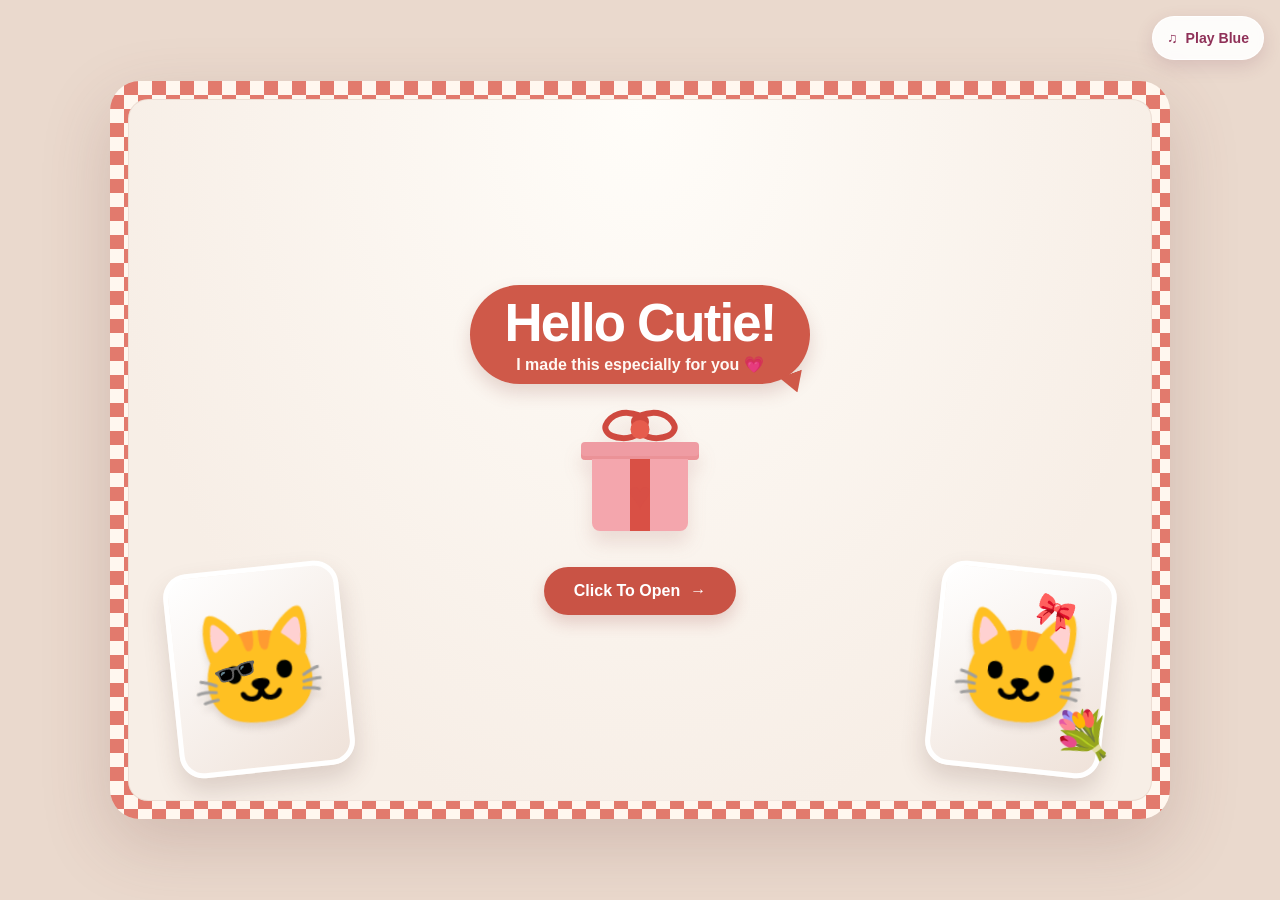
<file: index.html>
<!doctype html>
<html lang="en">
<head>
  <meta charset="utf-8">
  <meta name="viewport" content="width=device-width, initial-scale=1">
  <title>Hello Cutie! — A Birthday Story</title>
  <link rel="stylesheet" href="style.css">
</head>
<body class="welcome-page">
  <button class="music-toggle" type="button" aria-pressed="false" aria-label="Play Blue by yung kai">
    <span aria-hidden="true">♫</span><span class="music-label">Play Blue</span>
  </button>
  <p class="music-status" role="status" aria-live="polite"></p>

  <main class="welcome-frame" aria-labelledby="birthday-title">
    <div class="welcome-interior">
      <aside class="welcome-sticker sticker-cat-left" aria-hidden="true">
        <span class="sticker-cat">&#x1F431;</span><span class="sticker-glasses">&#x1F576;&#xFE0F;</span>
      </aside>

      <section class="welcome-content">
        <div class="hello-bubble">
          <h1 id="birthday-title">Hello Cutie!</h1>
          <p>I made this especially for you <span aria-hidden="true">&#x1F497;</span></p>
        </div>

        <div class="welcome-gift" aria-hidden="true">
          <span class="gift-bow"></span><span class="gift-knot"></span>
          <span class="gift-lid"></span><span class="gift-body"><span>♥</span></span>
        </div>

        <a class="welcome-open" href="wishes.html">Click To Open <span aria-hidden="true">&#x2192;</span></a>
      </section>

      <aside class="welcome-sticker sticker-cat-right" aria-hidden="true">
        <span class="sticker-cat">&#x1F431;</span><span class="sticker-bow">&#x1F380;</span><span class="sticker-flowers">&#x1F490;</span>
      </aside>
    </div>
  </main>

  <script src="page-transitions.js"></script>
  <script src="music.js"></script>
</body>
</html>
</file>
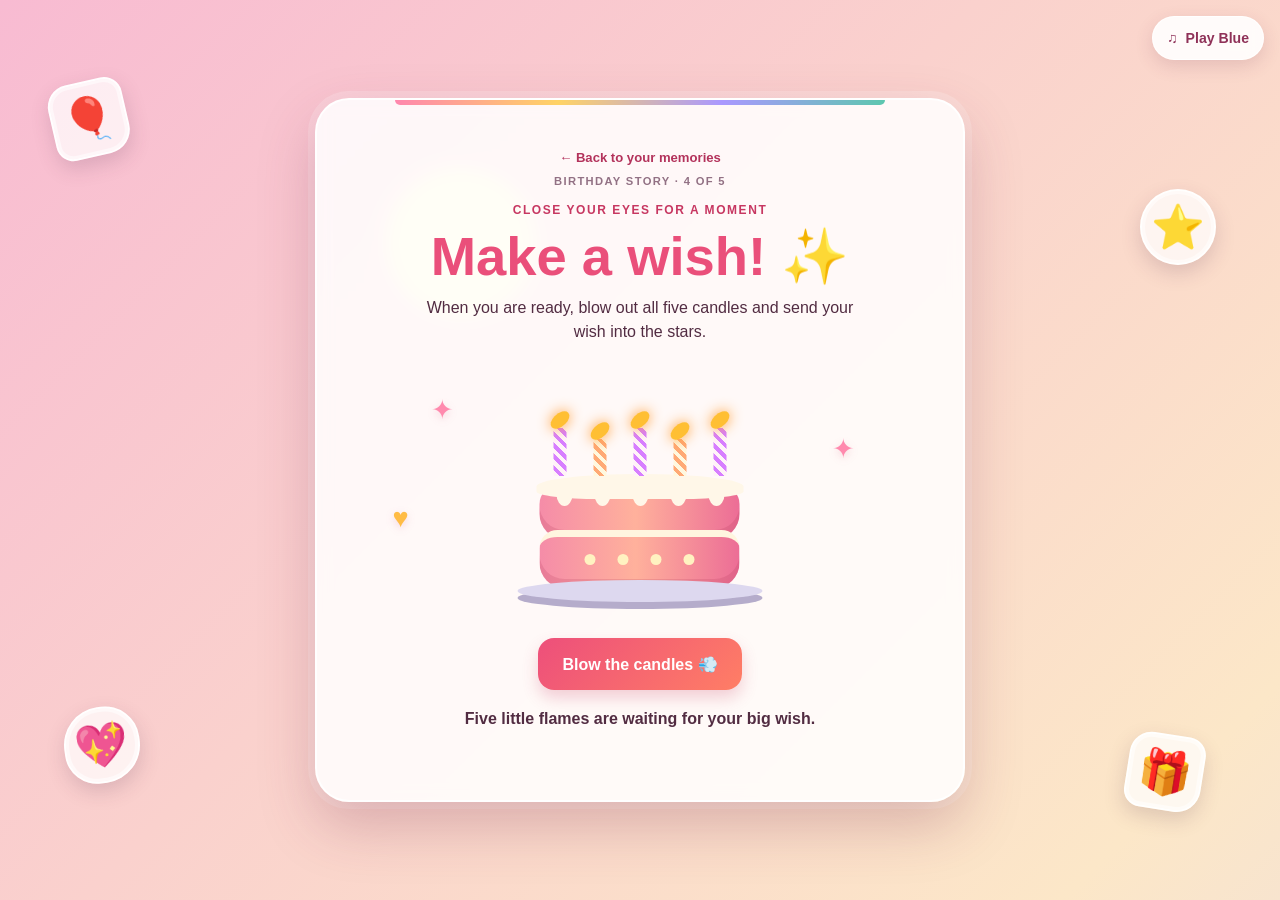
<file: cake.html>
<!DOCTYPE html>
<html lang="en">
<head>
    <meta charset="UTF-8">
    <meta name="viewport" content="width=device-width, initial-scale=1.0">
    <title>Make a Birthday Wish ✨</title>
    <link rel="stylesheet" href="cake.css">
</head>
<body>
    <div class="corner-stickers" aria-hidden="true">
        <span class="corner-sticker sticker-balloon">🎈</span>
        <span class="corner-sticker sticker-star">⭐</span>
        <span class="corner-sticker sticker-gift">🎁</span>
        <span class="corner-sticker sticker-heart">💖</span>
    </div>
    <button class="music-toggle" type="button" aria-pressed="false" aria-label="Play birthday song">
        <span aria-hidden="true">♫</span><span class="music-label">Play song</span>
    </button>
    <p class="music-status" role="status" aria-live="polite"></p>
    <main class="wish-card" aria-labelledby="wish-title">
        <a class="back-link" href="memories.html">← Back to your memories</a>
        <p class="story-step">Birthday story · 4 of 5</p>
        <p class="eyebrow">Close your eyes for a moment</p>
        <h1 id="wish-title">Make a wish! <span>✨</span></h1>
        <p class="instruction">When you are ready, blow out all five candles and send your wish into the stars.</p>

        <div class="cake-scene" aria-label="A birthday cake with five lit candles">
            <div class="spark spark-one">✦</div><div class="spark spark-two">✦</div><div class="spark spark-three">♥</div>
            <div class="birthday-cake" id="birthdayCake">
                <div class="candles" aria-hidden="true">
                    <div class="candle candle-one"><i class="flame"></i></div>
                    <div class="candle candle-two"><i class="flame"></i></div>
                    <div class="candle candle-three"><i class="flame"></i></div>
                    <div class="candle candle-four"><i class="flame"></i></div>
                    <div class="candle candle-five"><i class="flame"></i></div>
                </div>
                <div class="frosting"><span></span><span></span><span></span><span></span><span></span></div>
                <div class="cake-layer top-layer"></div>
                <div class="cake-layer bottom-layer"><i></i><i></i><i></i><i></i></div>
                <div class="plate"></div>
            </div>
            <div class="smoke" aria-hidden="true"><i></i><i></i><i></i><i></i><i></i></div>
        </div>

        <button id="blowButton" type="button">Blow the candles 💨</button>
        <p class="wish-message" id="wishMessage" aria-live="polite">Five little flames are waiting for your big wish.</p>
        <button id="againButton" class="again-button" type="button" hidden>Light them again 🔥</button>
        <a id="finalLink" class="cake-final-link" href="final.html" hidden>One last message &#x2192;</a>
    </main>
    <div class="confetti" id="confetti" aria-hidden="true"></div>
    <script src="cake.js"></script>
    <script src="page-transitions.js"></script>
    <script src="music.js"></script>
</body>
</html>
</file>
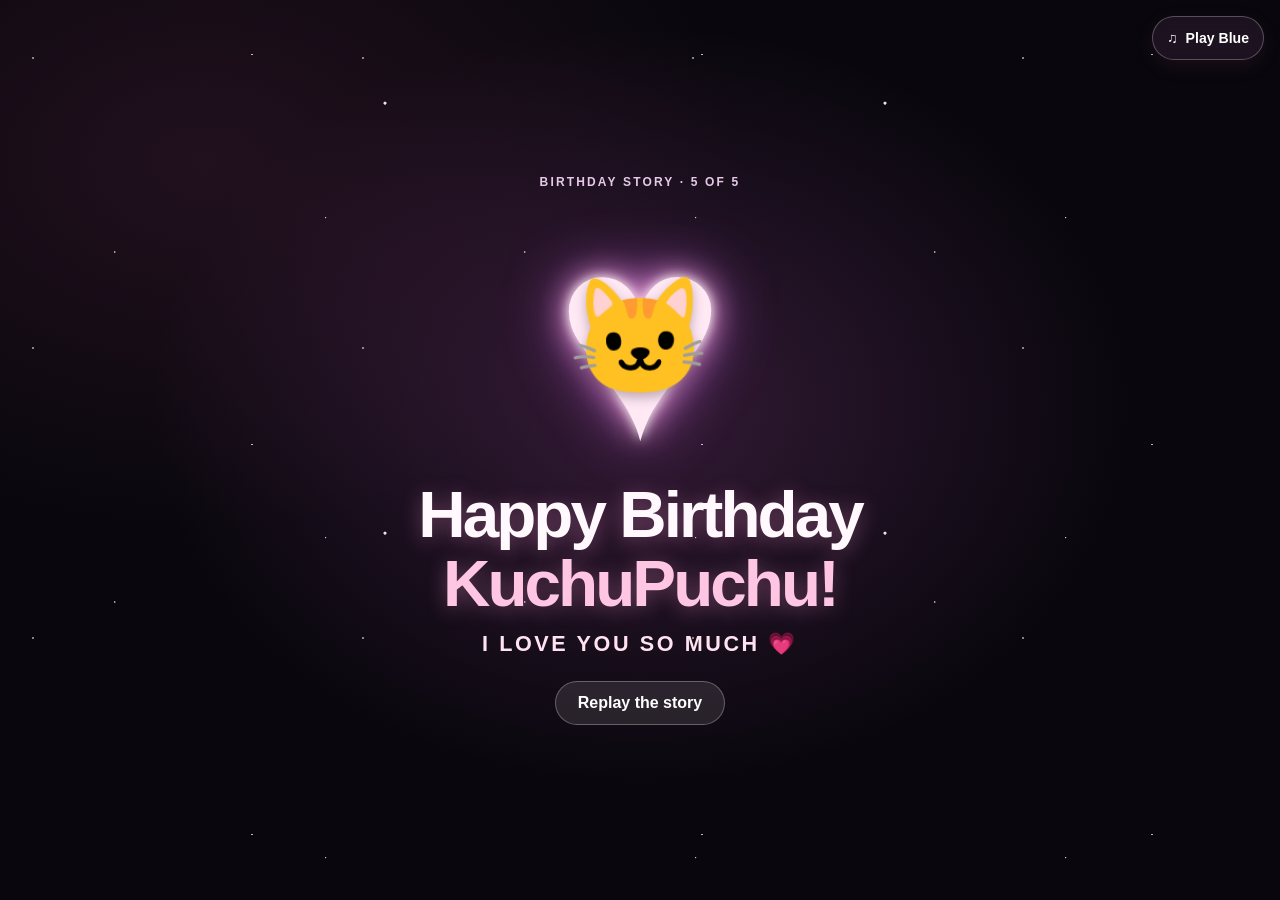
<file: final.html>
<!doctype html>
<html lang="en">
<head>
  <meta charset="utf-8">
  <meta name="viewport" content="width=device-width, initial-scale=1">
  <title>Happy Birthday, KuchuPuchu!</title>
  <link rel="stylesheet" href="style.css">
</head>
<body class="final-page">
  <button class="music-toggle" type="button" aria-pressed="false" aria-label="Play Blue by yung kai">
    <span aria-hidden="true">♫</span><span class="music-label">Play Blue</span>
  </button>
  <p class="music-status" role="status" aria-live="polite"></p>
  <main class="final-card">
    <p class="final-step">Birthday story · 5 of 5</p>
    <div class="final-heart" aria-hidden="true">
      <span class="final-heart-shape">♥</span><span class="final-kitty">&#x1F431;</span>
    </div>
    <h1>Happy Birthday<br><em>KuchuPuchu!</em></h1>
    <p class="final-message">I LOVE YOU SO MUCH <span aria-hidden="true">&#x1F497;</span></p>
    <a class="final-replay" href="index.html">Replay the story</a>
  </main>
  <script src="page-transitions.js"></script>
  <script src="music.js"></script>
</body>
</html>
</file>
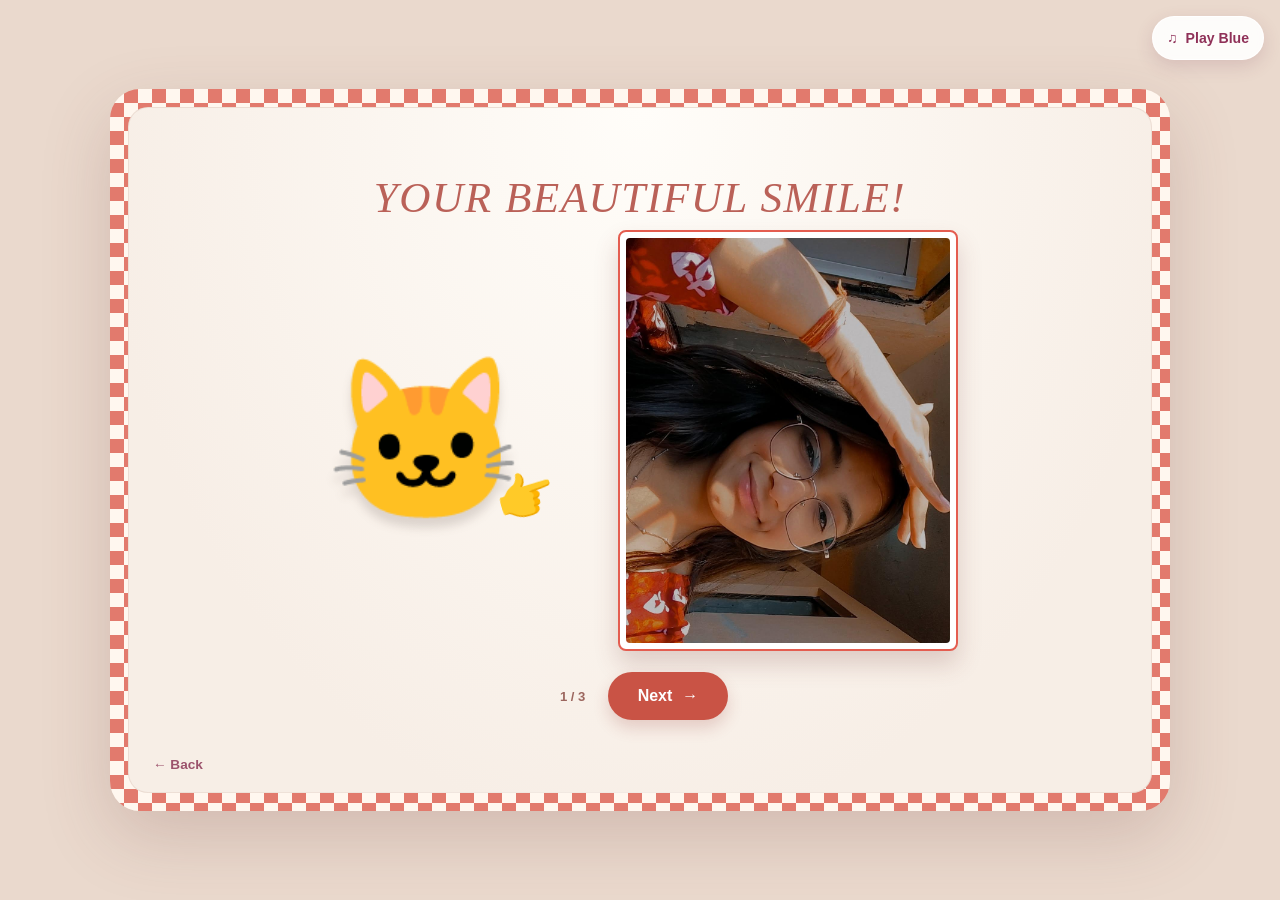
<file: memories.html>
<!doctype html>
<html lang="en">
<head>
  <meta charset="utf-8">
  <meta name="viewport" content="width=device-width, initial-scale=1">
  <title>Your Beautiful Smile — Our Memories</title>
  <link rel="stylesheet" href="style.css">
</head>
<body class="welcome-page memories-showcase-page">
  <button class="music-toggle" type="button" aria-pressed="false" aria-label="Play Blue by yung kai">
    <span aria-hidden="true">♫</span><span class="music-label">Play Blue</span>
  </button>
  <p class="music-status" role="status" aria-live="polite"></p>

  <main class="welcome-frame memories-frame" aria-labelledby="memories-title">
    <div class="welcome-interior memories-interior">
      <section class="memory-slide memory-slide-one" aria-label="Memory one">
        <h1 class="memories-title" id="memories-title">YOUR BEAUTIFUL SMILE!</h1>
        <div class="memories-showcase">
          <div class="memory-cat-illustration" aria-hidden="true">
            <span class="memory-cat-face">&#x1F431;</span><span class="memory-cat-point">&#x1F449;</span>
          </div>
          <figure class="showcase-photo">
            <img class="showcase-image" src="844189586_1136011786044518_1339667936298903296_n.jpg" alt="Playful sideways selfie in an orange patterned outfit">
          </figure>
        </div>
      </section>

      <section class="memory-slide memory-slide-two" aria-label="Memory two" hidden>
        <div class="feel-hearts" aria-hidden="true">&#x1F497; &#x1F495; &#x1F497;</div>
        <h2 class="feel-title">How I feel for you</h2>
        <div class="feel-layout">
          <div class="feel-photo-column">
            <figure class="feel-photo">
              <img src="846206971_1610883437193957_4491076504340182431_n.jpg" alt="Portrait in a blue patterned outfit with heart stickers">
            </figure>
            <button class="feel-click" id="clickMe" type="button" aria-expanded="false">&#x1F380; Click me</button>
            <p class="click-message" id="clickMessage" hidden>You make every day brighter. &#x1F497;</p>
          </div>
          <article class="feel-letter">
            <p class="letter-greeting">To my favorite person,</p>
            <p>You make ordinary days feel warmer just by being yourself. Your kind heart, your laugh, and the way you care for everyone around you mean more than I can say.</p>
            <p>I hope this new year brings you the same happiness you bring to the people who love you. You deserve every beautiful thing.</p>
            <p class="letter-signoff">With all my love &#x2665;</p>
          </article>
        </div>
      </section>

      <section class="memory-slide memory-slide-three" aria-label="Memory three" hidden>
        <h2 class="birthday-title">Happy Birthday</h2>
        <div class="birthday-layout">
          <figure class="birthday-photo">
            <img src="847452556_2637587086691244_3143761521648707467_n.jpg" alt="Portrait in red in front of a red curtain">
            <span class="photo-flower flower-one" aria-hidden="true">&#x273F;</span>
            <span class="photo-flower flower-two" aria-hidden="true">&#x273F;</span>
          </figure>
          <div class="birthday-kitten" aria-hidden="true">
            <span class="birthday-hat">&#x1F380;</span>
            <span class="birthday-cat-face">&#x1F431;</span>
            <span class="birthday-bouquet">&#x1F490;</span>
          </div>
        </div>
        <p class="birthday-caption">Today is all about you, KuchuPuchu! &#x1F497;</p>
      </section>

      <div class="memories-controls">
        <span class="memory-count" id="memoryCount" aria-live="polite">1 / 3</span>
        <a class="welcome-open" id="nextPhoto" href="cake.html">Next <span aria-hidden="true">&#x2192;</span></a>
      </div>
      <a class="memory-back" href="wishes.html">&#x2190; Back</a>
    </div>
  </main>

  <script src="memories.js"></script>
  <script src="page-transitions.js"></script>
  <script src="music.js"></script>
</body>
</html>
</file>
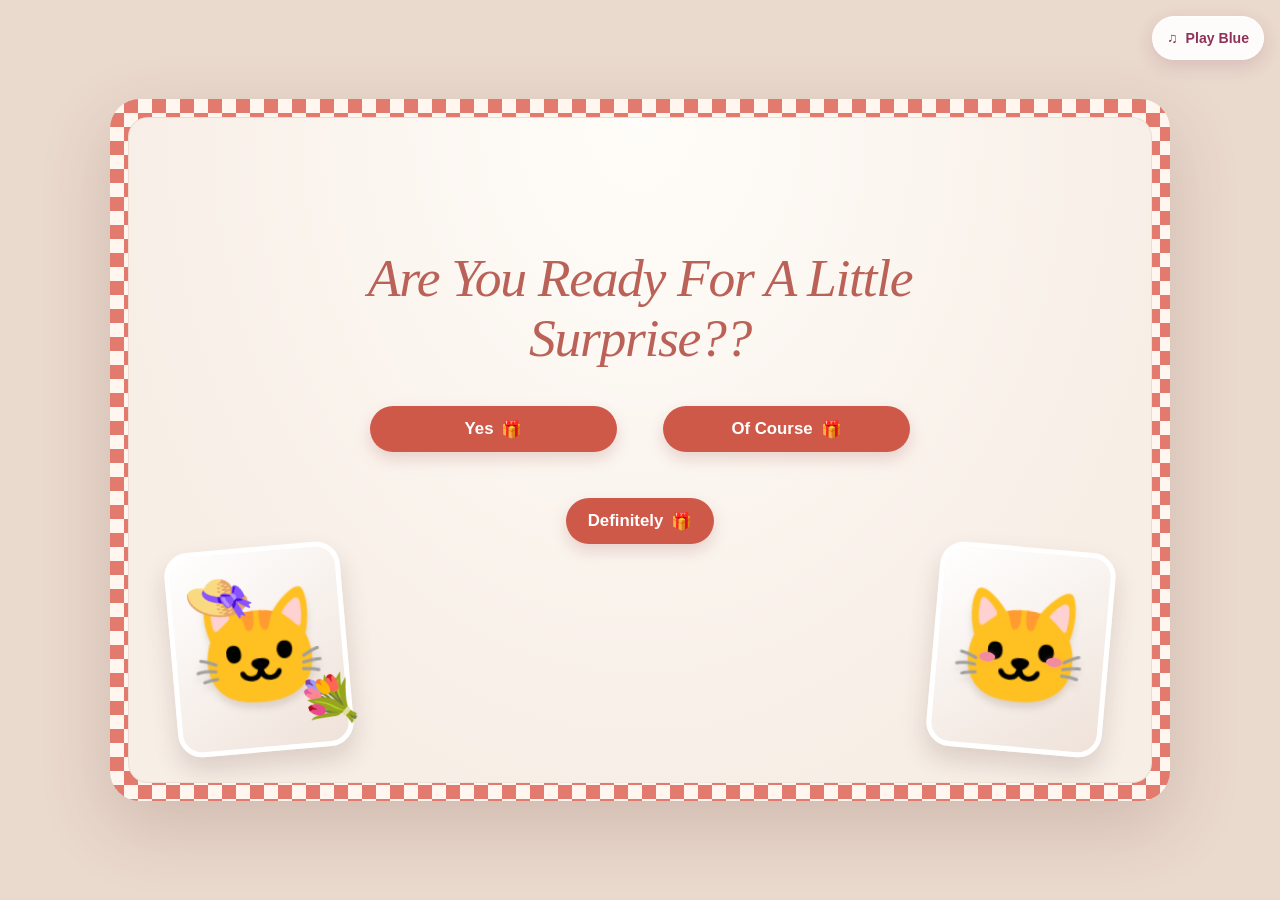
<file: wishes.html>
<!doctype html>
<html lang="en">
<head>
  <meta charset="utf-8">
  <meta name="viewport" content="width=device-width, initial-scale=1">
  <title>Are You Ready For A Little Surprise?</title>
  <link rel="stylesheet" href="style.css">
</head>
<body class="welcome-page surprise-page">
  <button class="music-toggle" type="button" aria-pressed="false" aria-label="Play Blue by yung kai">
    <span aria-hidden="true">♫</span><span class="music-label">Play Blue</span>
  </button>
  <p class="music-status" role="status" aria-live="polite"></p>

  <main class="welcome-frame surprise-frame" aria-labelledby="surprise-title">
    <div class="welcome-interior surprise-interior">
      <aside class="welcome-sticker surprise-sticker surprise-sticker-left" aria-hidden="true">
        <span class="sticker-cat">&#x1F431;</span><span class="surprise-hat">&#x1F452;</span><span class="surprise-bouquet">&#x1F490;</span>
      </aside>

      <section class="surprise-content">
        <h1 id="surprise-title" class="surprise-question">Are You Ready For A Little Surprise??</h1>
        <div class="surprise-options" aria-label="Choose your answer">
          <a class="surprise-choice" href="memories.html">Yes <span aria-hidden="true">&#x1F381;</span></a>
          <a class="surprise-choice" href="memories.html">Of Course <span aria-hidden="true">&#x1F381;</span></a>
          <a class="surprise-choice" href="memories.html">Definitely <span aria-hidden="true">&#x1F381;</span></a>
        </div>
      </section>

      <aside class="welcome-sticker surprise-sticker surprise-sticker-right" aria-hidden="true">
        <span class="sticker-cat">&#x1F431;</span><span class="surprise-cheek surprise-cheek-left"></span><span class="surprise-cheek surprise-cheek-right"></span>
      </aside>
    </div>
  </main>

  <script src="page-transitions.js"></script>
  <script src="music.js"></script>
</body>
</html>
</file>
<file: style.css>
:root { --pink:#ec4d7a; --berry:#b72e59; --purple:#7865d8; --ink:#4c2b3b; --paper:rgba(255,255,255,.9); }
* { box-sizing:border-box; }
body { min-height:100vh; margin:0; overflow-x:hidden; color:var(--ink); font-family:"Trebuchet MS",Arial,sans-serif; background:linear-gradient(135deg,#ffc7d9 0%,#fce5ce 48%,#dcd2ff 100%); }
.journey-page { display:grid; place-items:center; padding:30px 18px; position:relative; isolation:isolate; }
.journey-page::before,.journey-page::after { content:""; position:fixed; z-index:-2; border-radius:50%; filter:blur(1px); opacity:.8; }.journey-page::before { width:19rem; height:19rem; top:-7rem; right:-5rem; background:#ffe68a; }.journey-page::after { width:23rem; height:23rem; left:-10rem; bottom:-10rem; background:#cbbdff; }
.story-card { width:min(100%,650px); padding:clamp(30px,7vw,60px); text-align:center; border:1px solid rgba(255,255,255,.9); border-radius:34px; background:var(--paper); box-shadow:0 25px 60px rgba(119,51,79,.2); backdrop-filter:blur(8px); animation:arrive .7s cubic-bezier(.2,.8,.2,1) both; }
.step,.kicker { margin:0; font-weight:700; letter-spacing:.12em; text-transform:uppercase; }.step { color:#8e7190; font-size:.72rem; }.kicker { color:var(--pink); font-size:.78rem; }
h1 { margin:10px 0 15px; color:var(--pink); font-size:clamp(2.4rem,9vw,4.3rem); line-height:1; letter-spacing:-.045em; } h1 em { color:var(--berry); font-style:normal; }.lead { max-width:490px; margin:0 auto 25px; font-size:clamp(1rem,2.8vw,1.15rem); line-height:1.6; }
.primary-button,.next-link { display:inline-flex; align-items:center; justify-content:center; gap:10px; min-height:53px; padding:13px 23px; border:0; border-radius:16px; color:white; font:700 1rem inherit; text-decoration:none; cursor:pointer; background:linear-gradient(135deg,var(--pink),#ff8064); box-shadow:0 10px 18px rgba(196,57,95,.25); transition:transform .2s,box-shadow .2s; }.primary-button:hover,.next-link:hover { transform:translateY(-3px); box-shadow:0 14px 25px rgba(196,57,95,.3); }.primary-button:focus-visible,.next-link:focus-visible,.text-link:focus-visible { outline:3px solid var(--purple); outline-offset:4px; }.text-link { display:block; width:max-content; max-width:100%; margin:16px auto 0; color:#a43a60; font-size:.86rem; font-weight:700; }
.mini-cake { position:relative; width:90px; height:85px; margin:18px auto 12px; animation:bob 2.5s ease-in-out infinite; }.mini-cake::before,.mini-cake::after { content:""; position:absolute; left:10px; width:70px; border-radius:13px; }.mini-cake::before { top:44px; height:33px; background:#f5719a; box-shadow:inset 0 -7px #d94e78; }.mini-cake::after { top:33px; height:19px; background:#fff4e2; border-bottom:6px solid #ff92b0; }.mini-cake i { position:absolute; z-index:2; top:4px; left:41px; width:11px; height:21px; border-radius:60% 40% 60% 40%; background:#ffc62f; box-shadow:0 0 17px #ffb62e; transform:rotate(45deg); animation:flicker .7s infinite alternate; }.mini-cake span { position:absolute; z-index:1; top:22px; left:43px; width:7px; height:16px; background:repeating-linear-gradient(45deg,#fff 0 3px,#bd8bf7 3px 6px); }.mini-cake b { position:absolute; z-index:3; top:58px; left:23px; color:#fff6cc; font-size:1.1rem; letter-spacing:14px; }
.celebration-sky { position:fixed; inset:0; z-index:-1; overflow:hidden; pointer-events:none; }.balloon { position:absolute; width:55px; height:68px; border-radius:50% 50% 45% 45%; box-shadow:inset -9px -8px rgba(0,0,0,.07); animation:float 6s ease-in-out infinite; }.balloon::after { content:""; position:absolute; top:65px; left:27px; width:1px; height:72px; background:rgba(81,43,59,.3); }.balloon-one { top:14%; left:8%; background:#ff87ae; }.balloon-two { right:8%; bottom:16%; background:#aa98ff; animation-delay:-2s; }.balloon-three { top:12%; right:16%; background:#ffd366; animation-delay:-4s; }.star { position:absolute; color:#fff; font-size:2rem; text-shadow:0 2px 8px rgba(196,57,95,.35); animation:twinkle 1.6s ease-in-out infinite alternate; }.star-one { top:38%; left:13%; }.star-two { right:11%; top:42%; animation-delay:-.5s; }.star-three { left:21%; bottom:13%; color:#ff79a4; animation-delay:-1s; }
.page-heading { margin-bottom:23px; }.page-heading h1 { margin-bottom:9px; font-size:clamp(2.1rem,8vw,3.35rem); }.wishes-card { padding-bottom:38px; }.wish-stack { display:grid; gap:13px; margin:24px 0; text-align:left; }.wish { display:grid; grid-template-columns:45px 1fr; gap:12px; align-items:center; padding:15px; border-radius:17px; background:#fff8fa; opacity:0; transform:translateY(14px); animation:reveal .55s forwards; }.wish:nth-child(2) { animation-delay:.17s; background:#fffaf0; }.wish:nth-child(3) { animation-delay:.34s; background:#f7f3ff; }.wish-icon { display:grid; place-items:center; width:45px; aspect-ratio:1; border-radius:14px; background:#ffe0e9; font-size:1.3rem; }.wish:nth-child(2) .wish-icon { background:#ffebba; }.wish:nth-child(3) .wish-icon { background:#e5dcff; }.wish strong,.wish span { display:block; }.wish strong { margin-bottom:4px; }.wish span { font-size:.9rem; line-height:1.4; color:#79566a; }.back-link { display:inline-block; margin-top:19px; color:#9c526c; font-size:.84rem; font-weight:700; text-decoration:none; }
.memory-card { width:min(100%,820px); }.memory-grid { display:grid; grid-template-columns:repeat(2,1fr); gap:16px; margin:25px 0; }.memory { margin:0; padding:8px 8px 12px; border-radius:4px; background:white; box-shadow:0 8px 17px rgba(93,50,69,.14); transition:transform .25s; }.memory:hover { transform:translateY(-7px) rotate(0deg) !important; }.memory:nth-child(1) { transform:rotate(-3deg); }.memory:nth-child(2) { transform:translateY(5px) rotate(2deg); }.memory:nth-child(3) { transform:rotate(2deg); }.memory:nth-child(4) { transform:translateY(4px) rotate(-2deg); }.photo { position:relative; display:grid; min-height:145px; place-items:center; overflow:hidden; color:white; text-shadow:0 1px 5px rgba(66,30,44,.35); font-weight:700; letter-spacing:.05em; }.photo::after { content:""; position:absolute; inset:0; background:linear-gradient(135deg,transparent,rgba(0,0,0,.16)); }.photo span { position:relative; z-index:1; padding:7px 10px; border:1px solid rgba(255,255,255,.8); border-radius:30px; background:rgba(255,255,255,.2); }.photo-one { background:linear-gradient(135deg,#ffa560,#fa668c); }.photo-two { background:linear-gradient(135deg,#7067d8,#d477d1); }.photo-three { background:linear-gradient(135deg,#53c6b6,#5d88de); }.photo-four { background:linear-gradient(135deg,#ffbd5a,#e26c9a); }.memory figcaption { padding-top:9px; color:#785368; font-family:"Comic Sans MS","Trebuchet MS",cursive; font-size:.82rem; }
.photo-note { margin:-4px auto 20px; color:#8a6173; font-size:.8rem; line-height:1.45; }.photo-note code { padding:1px 4px; border-radius:3px; background:#f5e9ef; }
.confetti { position:fixed; z-index:4; inset:0; overflow:hidden; pointer-events:none; }.piece { position:absolute; top:-22px; width:10px; height:17px; border-radius:2px; animation:fall 1.9s linear forwards; }
.music-toggle { position:fixed; z-index:10; top:16px; right:16px; display:inline-flex; align-items:center; gap:8px; min-height:44px; padding:9px 14px; border:1px solid rgba(255,255,255,.9); border-radius:24px; color:#8f3158; font:700 .88rem "Trebuchet MS",Arial,sans-serif; cursor:pointer; background:rgba(255,255,255,.9); box-shadow:0 6px 18px rgba(119,51,79,.16); backdrop-filter:blur(8px); }.music-toggle:focus-visible { outline:3px solid var(--purple); outline-offset:3px; }.music-toggle:disabled { cursor:not-allowed; opacity:.65; }.music-toggle[aria-pressed="true"] span:first-child { animation:music-note .8s ease-in-out infinite alternate; }.music-status { position:fixed; width:1px; height:1px; padding:0; margin:-1px; overflow:hidden; clip:rect(0,0,0,0); white-space:nowrap; border:0; }
.journey-page { background:linear-gradient(125deg,#ffc7d9,#fce5ce 42%,#dcd2ff 75%,#c9f1e7); background-size:180% 180%; animation:party-background 18s ease-in-out infinite alternate; }
.story-card { position:relative; overflow:hidden; border:2px solid rgba(255,255,255,.95); box-shadow:0 25px 60px rgba(119,51,79,.2),0 0 0 7px rgba(255,255,255,.18); }
.story-card::before { position:absolute; top:0; left:12%; width:76%; height:5px; border-radius:0 0 8px 8px; background:linear-gradient(90deg,#ff87ae,#ffd366,#aa98ff,#5dc7af); content:""; }
.corner-stickers { position:fixed; z-index:3; inset:0; overflow:hidden; pointer-events:none; }
.corner-sticker { position:absolute; display:grid; width:clamp(48px,7vw,76px); aspect-ratio:1; place-items:center; border:2px solid rgba(255,255,255,.95); border-radius:22px 18px 24px 17px; background:rgba(255,255,255,.72); box-shadow:0 8px 20px rgba(91,52,83,.18),inset 0 0 0 3px rgba(255,255,255,.52); font-size:clamp(1.7rem,3.8vw,2.7rem); filter:drop-shadow(0 2px 1px rgba(91,52,83,.1)); animation:sticker-float 4s ease-in-out infinite; }
.sticker-balloon { top:9%; left:4%; transform:rotate(-13deg); }.sticker-star { top:21%; right:5%; border-radius:50%; animation-delay:-1s; }.sticker-gift { right:6%; bottom:10%; transform:rotate(9deg); animation-delay:-2s; }.sticker-heart { left:5%; bottom:13%; border-radius:50% 45% 50% 42%; transform:rotate(-8deg); animation-delay:-3s; }
.page-heading,.wish-stack,.memory-grid,.photo-note,.next-link,.back-link,.story-card > .primary-button,.story-card > .text-link { animation:content-pop .7s both; }
.page-heading { animation-delay:.1s; }.wish-stack,.memory-grid { animation-delay:.22s; }.photo-note { animation-delay:.32s; }.next-link { animation-delay:.4s; }.back-link,.text-link { animation-delay:.48s; }
.memory { position:relative; }.memory::before { position:absolute; z-index:2; top:-11px; left:calc(50% - 17px); width:34px; height:12px; border-radius:2px; background:rgba(255,230,138,.8); content:""; transform:rotate(-4deg); }
.wish { border:1px solid rgba(236,77,122,.09); box-shadow:0 7px 18px rgba(91,52,83,.06); transition:transform .25s,box-shadow .25s; }.wish:hover { transform:translateY(-4px) scale(1.015); box-shadow:0 12px 24px rgba(91,52,83,.12); }
body.page-leaving main { animation:page-exit .35s ease-in forwards!important; }
@keyframes arrive { from { opacity:0; transform:translateY(25px) scale(.97); } to { opacity:1; transform:none; } } @keyframes reveal { to { opacity:1; transform:none; } } @keyframes float { 50% { transform:translateY(-23px) rotate(5deg); } } @keyframes twinkle { to { transform:scale(1.35) rotate(20deg); opacity:.4; } } @keyframes bob { 50% { transform:translateY(-6px) rotate(2deg); } } @keyframes flicker { to { transform:rotate(35deg) scale(.82,1.13); } } @keyframes fall { to { transform:translate(var(--drift),110vh) rotate(680deg); opacity:0; } } @keyframes music-note { to { transform:translateY(-3px) rotate(12deg); } } @keyframes page-exit { to { opacity:0; transform:translateY(-15px) scale(.98); } } @keyframes sticker-float { 0%,100% { translate:0 0; rotate:-3deg; } 50% { translate:0 -12px; rotate:4deg; } } @keyframes content-pop { from { opacity:0; translate:0 12px; } to { opacity:1; translate:0 0; } } @keyframes party-background { to { background-position:100% 80%; } }
@media (max-width:560px) { .journey-page { padding:20px 14px; }.story-card { border-radius:26px; }.balloon-one { left:-15px; }.balloon-three { right:-14px; }.memory-grid { gap:10px; }.photo { min-height:105px; font-size:.73rem; }.memory { padding:5px 5px 9px; }.memory figcaption { font-size:.7rem; }.corner-sticker { width:46px; border-radius:15px; }.sticker-balloon { top:5%; left:2%; }.sticker-star { top:15%; right:2%; }.sticker-gift { right:2%; bottom:4%; }.sticker-heart { left:2%; bottom:5%; } }
@media (prefers-reduced-motion:reduce) { *,*::before,*::after { animation-duration:.01ms!important; animation-delay:0s!important; transition-duration:.01ms!important; } }
.memory-grid img.photo { display:block; width:100%; height:auto; min-height:0; aspect-ratio:4/5; object-fit:cover; object-position:center 30%; }

/* Welcome postcard inspired by the supplied reference */
.welcome-page { min-height:100vh; min-height:100svh; display:grid; place-items:center; padding:clamp(14px,2.5vw,32px); overflow-x:hidden; isolation:isolate; background:#ead9cd; }
.welcome-page::before,.welcome-page::after { display:none; }
.welcome-frame { width:min(100%,1060px); padding:clamp(10px,2vw,18px); border-radius:30px; background:conic-gradient(#e27a6d 25%,#fff7ef 0 50%,#e27a6d 0 75%,#fff7ef 0) 0 0 /28px 28px; box-shadow:0 25px 70px rgba(108,59,58,.2); }
.welcome-interior { position:relative; display:grid; place-items:center; min-height:clamp(600px,78vh,730px); overflow:hidden; border:1px solid rgba(158,97,78,.12); border-radius:20px; background:radial-gradient(ellipse at 50% 0%,#fffdf9,#f7eee6 75%); }
.welcome-content { position:relative; z-index:2; width:min(100%,500px); padding:48px 20px; text-align:center; }
.hello-bubble { position:relative; display:inline-block; min-width:min(100%,340px); padding:12px 30px 10px; border-radius:999px; color:#fff; background:#cf5949; box-shadow:0 9px 18px rgba(130,54,46,.18); }
.hello-bubble::after { position:absolute; right:4px; bottom:-9px; width:24px; height:20px; background:#cf5949; content:""; clip-path:polygon(0 0,100% 0,50% 100%); transform:rotate(-20deg); }
.hello-bubble h1 { margin:0; color:#fff; font-size:clamp(2.1rem,6vw,3.3rem); line-height:1; letter-spacing:-.035em; }
.hello-bubble p { margin:6px 0 0; color:#fff9f4; font-size:clamp(.85rem,2vw,1rem); font-weight:700; }
.welcome-gift { position:relative; width:122px; height:132px; margin:28px auto 23px; filter:drop-shadow(0 12px 9px rgba(146,72,66,.14)); }
.gift-bow { position:absolute; top:1px; left:50%; width:18px; height:18px; border-radius:50%; background:#cf493f; transform:translateX(-50%); }
.gift-bow::before,.gift-bow::after { position:absolute; top:-5px; width:30px; height:23px; border:6px solid #cf493f; border-radius:80% 35% 80% 35%; content:""; }
.gift-bow::before { left:-27px; transform:rotate(22deg); }.gift-bow::after { right:-27px; transform:rotate(-22deg) scaleX(-1); }
.gift-knot { position:absolute; z-index:2; top:8px; left:50%; width:19px; height:19px; border-radius:50%; background:#e65c4d; transform:translateX(-50%); }
.gift-lid { position:absolute; top:30px; left:2px; width:118px; height:18px; border-radius:4px; background:#ef9ca3; box-shadow:inset 0 -4px rgba(206,76,71,.13); }
.gift-body { position:absolute; top:47px; left:13px; display:grid; width:96px; height:72px; place-items:center; border-radius:0 0 8px 8px; color:#d64e43; background:linear-gradient(90deg,#f4a6ad 0 40%,#d95045 40% 60%,#f4a6ad 60%); }
.gift-body span { color:#d84f45; font-size:2.45rem; line-height:1; }
.welcome-open { display:inline-flex; align-items:center; justify-content:center; gap:10px; min-height:48px; padding:12px 30px; border:0; border-radius:999px; color:white; font:700 1rem "Trebuchet MS",Arial,sans-serif; text-decoration:none; background:#c95345; box-shadow:0 8px 16px rgba(151,57,48,.2); transition:transform .2s,box-shadow .2s; }
.welcome-open:hover { transform:translateY(-3px); box-shadow:0 12px 21px rgba(151,57,48,.27); }
.welcome-open:focus-visible { outline:3px solid var(--purple); outline-offset:4px; }
.welcome-sticker { position:absolute; z-index:1; bottom:28px; display:grid; width:clamp(112px,17vw,176px); aspect-ratio:.86; place-items:center; border:5px solid white; border-radius:24px; background:linear-gradient(145deg,#fff,#efe2d9); box-shadow:0 13px 25px rgba(93,61,57,.18); font-family:"Segoe UI Emoji","Apple Color Emoji",sans-serif; }
.sticker-cat-left { left:clamp(14px,4vw,42px); transform:rotate(-6deg); }
.sticker-cat-right { right:clamp(14px,4vw,42px); transform:rotate(6deg); }
.sticker-cat { font-size:clamp(4.8rem,9vw,7rem); line-height:1; filter:drop-shadow(0 6px 3px rgba(85,56,45,.14)); }
.sticker-glasses { position:absolute; top:39%; left:22%; font-size:clamp(1.5rem,3vw,2.3rem); transform:rotate(-12deg); }
.sticker-bow { position:absolute; top:9%; right:21%; z-index:2; font-size:clamp(1.5rem,3vw,2rem); transform:rotate(17deg); }
.sticker-flowers { position:absolute; right:-9%; bottom:5%; font-size:clamp(2.1rem,4vw,3rem); transform:rotate(-12deg); }
.welcome-page .music-toggle { top:16px; right:16px; }

.memory:nth-child(3) { grid-column:1/-1; width:min(50%,360px); justify-self:center; }
@media (max-width:600px) {
  .welcome-page { padding:12px; }
  .welcome-frame { padding:9px; border-radius:22px; }
  .welcome-interior { min-height:max(620px,calc(100svh - 42px)); border-radius:15px; }
  .welcome-content { padding:46px 12px 150px; }
  .hello-bubble { min-width:0; padding:12px 22px 10px; }
  .hello-bubble h1 { font-size:clamp(2.1rem,10vw,3rem); }
  .welcome-gift { margin:26px auto 20px; transform:scale(.9); }
  .welcome-sticker { bottom:14px; width:clamp(76px,24vw,104px); border-width:4px; border-radius:17px; }
  .sticker-cat { font-size:clamp(3.8rem,16vw,5rem); }
  .sticker-glasses { top:39%; left:19%; font-size:1.45rem; }
  .sticker-bow { top:8%; right:17%; font-size:1.35rem; }
  .sticker-flowers { right:-12%; bottom:3%; font-size:1.8rem; }
  .song-player { right:10px; bottom:10px; width:min(360px,calc(100vw - 20px)); }
}
/* Second screen based on the supplied kitten postcard */
.surprise-interior { min-height:clamp(560px,74vh,700px); }
.surprise-content { position:relative; z-index:2; width:min(100%,720px); padding:42px 24px 150px; text-align:center; }
.surprise-question { max-width:660px; margin:0 auto 38px; color:#ba6158; font-family:Georgia,"Times New Roman",serif; font-size:clamp(1.8rem,5vw,3.35rem); font-style:italic; font-weight:500; line-height:1.12; letter-spacing:-.025em; }
.surprise-options { display:grid; grid-template-columns:1fr 1fr; gap:clamp(14px,4vw,46px); width:min(100%,540px); margin:0 auto; }
.surprise-choice { display:inline-flex; align-items:center; justify-content:center; gap:8px; min-width:130px; min-height:46px; padding:10px 22px; border-radius:999px; color:#fff; background:#cf5949; box-shadow:0 7px 15px rgba(151,57,48,.18); font-size:clamp(.92rem,2.2vw,1.05rem); font-weight:700; text-decoration:none; transition:transform .2s,box-shadow .2s,background .2s; }
.surprise-choice:hover { transform:translateY(-3px); background:#bd493d; box-shadow:0 11px 19px rgba(151,57,48,.25); }
.surprise-choice:focus-visible { outline:3px solid var(--purple); outline-offset:4px; }
.surprise-choice:nth-child(3) { grid-column:1/-1; justify-self:center; }
.surprise-sticker { bottom:30px; }
.surprise-sticker-left { left:clamp(16px,4vw,42px); transform:rotate(-5deg); }
.surprise-sticker-right { right:clamp(16px,4vw,42px); transform:rotate(5deg); }
.surprise-hat { position:absolute; z-index:2; top:6%; left:8%; font-size:clamp(2rem,4.2vw,3.7rem); transform:rotate(-17deg); }
.surprise-bouquet { position:absolute; right:-8%; bottom:6%; font-size:clamp(2rem,4vw,3rem); transform:rotate(-13deg); }
.surprise-cheek { position:absolute; top:53%; width:16px; height:9px; border-radius:50%; background:#f18ca0; box-shadow:0 0 5px rgba(241,140,160,.45); }
.surprise-cheek-left { left:25%; }.surprise-cheek-right { right:25%; }
@media (max-width:600px) {
  .surprise-interior { min-height:max(620px,calc(100svh - 42px)); }
  .surprise-content { padding:42px 14px 155px; }
  .surprise-question { margin-bottom:28px; font-size:clamp(1.75rem,8vw,2.5rem); }
  .surprise-options { gap:13px 10px; }
  .surprise-choice { min-width:0; min-height:42px; padding:9px 12px; font-size:.86rem; }
  .surprise-sticker { bottom:14px; width:clamp(76px,24vw,104px); }
  .surprise-hat { top:5%; left:5%; font-size:2rem; }
  .surprise-bouquet { right:-12%; bottom:2%; font-size:1.8rem; }
  .surprise-cheek { top:52%; width:10px; height:6px; }
}
/* One-photo-at-a-time memories screen */
.memories-interior { min-height:clamp(590px,76vh,720px); padding:92px 24px 72px; }
.memories-title { position:absolute; top:10%; left:0; width:100%; margin:0; color:#ba6158; font-family:Georgia,"Times New Roman",serif; font-size:clamp(1.7rem,4vw,2.7rem); font-style:italic; font-weight:500; letter-spacing:.035em; text-align:center; }
.memories-showcase { display:grid; grid-template-columns:minmax(130px,.8fr) minmax(230px,1.2fr); align-items:center; gap:clamp(14px,3vw,34px); width:min(100%,690px); margin:30px auto 0; }
.memory-cat-illustration { position:relative; display:grid; min-height:300px; place-items:center; font-family:"Segoe UI Emoji","Apple Color Emoji",sans-serif; }
.memory-cat-face { font-size:clamp(7rem,13vw,10rem); line-height:1; filter:drop-shadow(0 10px 5px rgba(70,48,42,.16)); }
.memory-cat-point { position:absolute; right:1%; bottom:23%; font-size:clamp(2.1rem,4vw,3rem); transform:rotate(-16deg); }
.showcase-photo { width:min(100%,340px); margin:0 auto; padding:6px; border:2px solid #e45d50; border-radius:8px; background:#fff; box-shadow:0 13px 24px rgba(115,54,48,.2); }
.showcase-image { display:block; width:100%; height:auto; aspect-ratio:4/5; border-radius:4px; object-fit:cover; object-position:center 30%; animation:memory-photo-enter .35s ease both; }
.memories-controls { display:flex; align-items:center; justify-content:center; gap:14px; margin:21px auto 0; }
.memory-count { min-width:42px; color:#9c665e; font-size:.82rem; font-weight:700; text-align:center; }
.memory-back { position:absolute; bottom:20px; left:24px; color:#9c526c; font-size:.85rem; font-weight:700; text-decoration:none; }
.memory-back:focus-visible { outline:3px solid var(--purple); outline-offset:4px; border-radius:4px; }
@keyframes memory-photo-enter { from { opacity:.35; transform:translateY(5px) scale(.985); } to { opacity:1; transform:none; } }
@media (max-width:600px) {
  .memories-interior { min-height:max(620px,calc(100svh - 42px)); padding:88px 12px 70px; }
  .memories-title { top:8%; padding:0 12px; font-size:clamp(1.45rem,6.4vw,2.15rem); }
  .memories-showcase { grid-template-columns:minmax(80px,.65fr) minmax(0,1.35fr); gap:7px; width:100%; margin-top:24px; }
  .memory-cat-illustration { min-height:230px; }
  .memory-cat-face { font-size:clamp(4.5rem,18vw,6.5rem); }
  .memory-cat-point { right:-3%; bottom:21%; font-size:1.8rem; }
  .showcase-photo { width:min(100%,240px); padding:4px; }
  .memories-controls { margin-top:18px; }
  .memory-back { bottom:14px; left:15px; }
}
/* Memories slide two: photo and handwritten note */
.memory-slide[hidden] { display:none !important; }
.memory-slide-two,.memory-slide-three { position:relative; width:100%; text-align:center; }
.feel-hearts { margin:2px 0 3px; color:#d66a7d; font-size:1.1rem; letter-spacing:.35em; }
.feel-title { margin:0 0 18px; color:#bd625d; font-family:"Segoe Script","Brush Script MT",cursive; font-size:clamp(1.8rem,4vw,2.65rem); font-weight:500; }
.feel-layout { display:grid; grid-template-columns:minmax(0,.85fr) minmax(0,1.15fr); align-items:center; gap:clamp(16px,3vw,30px); width:min(100%,760px); margin:0 auto; }
.feel-photo-column { display:grid; justify-items:center; gap:10px; }
.feel-photo { width:min(100%,230px); margin:0; padding:5px; border:2px solid #d96c61; border-radius:4px; background:#fff; box-shadow:5px 5px 0 #eab3a7; }
.feel-photo img { display:block; width:100%; aspect-ratio:4/5; border-radius:2px; object-fit:cover; object-position:center 30%; }
.feel-click { display:inline-flex; align-items:center; gap:8px; min-height:38px; padding:8px 18px; border:0; border-radius:999px; color:#fff; background:#cf5949; font:700 .95rem "Trebuchet MS",Arial,sans-serif; cursor:pointer; }
.feel-click:focus-visible { outline:3px solid var(--purple); outline-offset:3px; }
.click-message { margin:0; color:#ad5b60; font-size:.85rem; font-weight:700; }
.feel-letter { position:relative; max-height:350px; overflow:auto; padding:20px 20px 16px; color:#5a422f; background:linear-gradient(135deg,#f5d9a4,#e9c17d); box-shadow:0 8px 17px rgba(84,56,34,.17); font-family:Georgia,"Times New Roman",serif; font-size:.84rem; line-height:1.55; text-align:left; }
.feel-letter::before { position:absolute; inset:8px; border:1px solid rgba(141,94,52,.26); content:""; pointer-events:none; }
.feel-letter p { position:relative; margin:0 0 10px; }.feel-letter .letter-greeting { font-weight:700; }.feel-letter .letter-signoff { margin:15px 0 0; color:#a15b4f; font-style:italic; text-align:right; }
/* Memories slide three: birthday portrait and kitten */
.birthday-title { margin:2px 0 18px; color:#c15c5c; font-family:"Segoe Script","Brush Script MT",cursive; font-size:clamp(2rem,5vw,3.3rem); font-weight:500; }
.birthday-layout { display:grid; grid-template-columns:minmax(0,1.2fr) minmax(125px,.8fr); align-items:center; gap:clamp(12px,3vw,32px); width:min(100%,740px); margin:0 auto; }
.birthday-photo { position:relative; width:min(100%,390px); margin:0 auto; padding:6px; border:2px solid #df786c; background:#fff; box-shadow:0 7px 0 rgba(222,119,106,.2); transform:rotate(-1deg); }
.birthday-photo::before,.birthday-photo::after { position:absolute; z-index:2; color:#e66e69; font-size:1.8rem; content:"✿"; }.birthday-photo::before { top:-18px; left:-16px; }.birthday-photo::after { right:-16px; bottom:-17px; }
.birthday-photo img { display:block; width:100%; aspect-ratio:4/3; object-fit:cover; object-position:center 25%; }
.photo-flower { position:absolute; z-index:3; color:#f28a83; font-size:1.4rem; }.flower-one { top:15%; right:-13px; }.flower-two { bottom:17%; left:-13px; }
.birthday-kitten { position:relative; display:grid; min-height:230px; place-items:center; font-family:"Segoe UI Emoji","Apple Color Emoji",sans-serif; }
.birthday-cat-face { font-size:clamp(6rem,12vw,9rem); filter:drop-shadow(0 9px 6px rgba(69,48,45,.16)); }
.birthday-hat { position:absolute; top:7%; left:39%; z-index:2; font-size:clamp(2rem,4vw,3rem); transform:rotate(12deg); }
.birthday-bouquet { position:absolute; right:-1%; bottom:10%; font-size:clamp(2rem,4vw,3rem); transform:rotate(-15deg); }
.birthday-caption { margin:12px 0 0; color:#9b615f; font-size:.9rem; font-weight:700; }
/* Final birthday card */
.final-page { position:relative; display:grid; min-height:100vh; min-height:100svh; place-items:center; overflow:hidden; padding:28px 18px; color:#fff; background:radial-gradient(ellipse at 50% 45%,rgba(98,47,99,.48),transparent 54%),radial-gradient(ellipse at 16% 18%,rgba(131,54,98,.2),transparent 35%),#09070d; }
.final-page::before { position:fixed; inset:0; z-index:0; background-image:radial-gradient(1px 1px at 10% 20%,rgba(255,255,255,.85) 50%,transparent 100%),radial-gradient(1px 1px at 28% 72%,rgba(255,226,246,.8) 50%,transparent 100%),radial-gradient(2px 2px at 77% 24%,rgba(255,255,255,.9) 50%,transparent 100%),radial-gradient(1px 1px at 88% 68%,rgba(255,211,239,.9) 50%,transparent 100%),radial-gradient(1px 1px at 56% 14%,rgba(255,255,255,.75) 50%,transparent 100%); background-size:330px 290px,410px 350px,500px 430px,370px 320px,450px 390px; content:""; pointer-events:none; }
.final-page .music-toggle { color:#fff; border-color:rgba(255,255,255,.26); background:rgba(34,22,39,.78); }
.final-card { position:relative; z-index:1; width:min(100%,760px); text-align:center; }
.final-step { margin:0 0 14px; color:#e5c9e8; font-size:.75rem; font-weight:700; letter-spacing:.18em; text-transform:uppercase; }
.final-heart { position:relative; display:grid; width:clamp(190px,31vw,270px); aspect-ratio:1; place-items:center; margin:0 auto 8px; }
.final-heart-shape { color:#ffe9f4; font-size:clamp(12rem,29vw,18rem); line-height:.8; text-shadow:0 0 12px #fff,0 0 30px #f7a7d5,0 0 62px #c166d8; }
.final-kitty { position:absolute; top:50%; left:50%; font-family:"Segoe UI Emoji","Apple Color Emoji",sans-serif; font-size:clamp(4rem,11vw,7.2rem); filter:drop-shadow(0 5px 6px rgba(42,18,39,.3)); transform:translate(-50%,-50%); }
.final-card h1 { margin:8px 0 12px; color:#fff9fd; font-size:clamp(2.2rem,7vw,4.1rem); line-height:1.05; text-shadow:0 3px 20px rgba(251,154,210,.35); }
.final-card h1 em { color:#ffc6e4; font-style:normal; }
.final-message { margin:0 0 24px; color:#ffe3f1; font-size:clamp(1rem,3vw,1.35rem); font-weight:800; letter-spacing:.12em; }
.final-replay { display:inline-flex; align-items:center; justify-content:center; min-height:44px; padding:10px 22px; border:1px solid rgba(255,255,255,.28); border-radius:999px; color:#fff; background:rgba(255,255,255,.1); font-weight:700; text-decoration:none; }
.final-replay:focus-visible { outline:3px solid #ffd2eb; outline-offset:4px; }
@media (max-width:600px) {
  .memories-interior { padding:86px 12px 68px; }
  .feel-layout { grid-template-columns:minmax(0,.8fr) minmax(0,1.2fr); gap:9px; }
  .feel-photo { width:min(100%,170px); padding:3px; }
  .feel-letter { max-height:330px; padding:15px 13px; font-size:.74rem; line-height:1.45; }
  .feel-title { margin-bottom:14px; font-size:1.8rem; }
  .birthday-layout { grid-template-columns:minmax(0,1.1fr) minmax(90px,.8fr); gap:8px; }
  .birthday-kitten { min-height:190px; }.birthday-cat-face { font-size:clamp(4.8rem,18vw,6.7rem); }
  .birthday-hat { top:10%; left:35%; font-size:1.8rem; }.birthday-bouquet { right:-8%; bottom:10%; font-size:1.8rem; }
  .final-card h1 { font-size:clamp(2.2rem,10vw,3.2rem); }.final-step { font-size:.65rem; }
}
</file>
<file: cake.css>
:root { --rose:#ea4f7a; --berry:#ae2852; --cream:#fffaf2; --chocolate:#8f4d55; --ink:#522c42; }
* { box-sizing:border-box; }
body { min-height:100vh; margin:0; display:grid; place-items:center; padding:28px 16px; overflow:hidden; color:var(--ink); font-family:"Trebuchet MS",Arial,sans-serif; background:radial-gradient(circle at 20% 15%,#fff5bc 0 3%,transparent 3.5%),radial-gradient(circle at 80% 75%,#ffc4d6 0 10%,transparent 10.5%),linear-gradient(135deg,#f8bbd2,#fce7c8 50%,#d5ccff); }
.wish-card { position:relative; z-index:2; width:min(100%,650px); padding:clamp(28px,6vw,48px); border:1px solid rgba(255,255,255,.85); border-radius:34px; text-align:center; background:rgba(255,255,255,.86); box-shadow:0 24px 55px rgba(123,45,79,.25); backdrop-filter:blur(8px); animation:arrive .7s cubic-bezier(.2,.8,.2,1) both; }.back-link { display:inline-block; margin-bottom:10px; color:#b3325b; font-size:.82rem; font-weight:700; text-decoration:none; }.back-link:hover { text-decoration:underline; }.story-step { margin:0 0 16px; color:#927184; font-size:.7rem; font-weight:700; letter-spacing:.12em; text-transform:uppercase; }.eyebrow { margin:0; color:#c73761; font-size:.75rem; font-weight:700; letter-spacing:.13em; text-transform:uppercase; }h1 { margin:8px 0; color:var(--rose); font-size:clamp(2rem,8vw,3.4rem); }h1 span { display:inline-block; animation:twinkle 1.4s ease-in-out infinite alternate; }.instruction { max-width:440px; margin:0 auto; line-height:1.5; }
.cake-scene { position:relative; height:290px; margin:4px auto 0; }
.birthday-cake { position:absolute; left:50%; bottom:31px; width:245px; height:205px; transform:translateX(-50%); animation:cake-dance 3.2s ease-in-out infinite; }
.cake-layer { position:absolute; left:22px; width:200px; border-radius:18px 18px 25px 25px; background:linear-gradient(90deg,#f58ca8,#ffb19c 48%,#ec6d96); box-shadow:inset 0 -9px rgba(173,50,85,.18); }
.top-layer { bottom:68px; height:53px; opacity:0; animation:cake-build .55s 1.05s cubic-bezier(.2,.8,.2,1) forwards; }
.bottom-layer { bottom:19px; height:58px; border-top:7px solid #fff5df; opacity:0; animation:cake-build .55s .55s cubic-bezier(.2,.8,.2,1) forwards; }
.bottom-layer i { display:inline-block; width:11px; height:11px; margin:17px 11px; border-radius:50%; background:#fff2c1; }
.frosting { position:absolute; z-index:2; bottom:108px; left:19px; width:207px; height:25px; border-radius:50% 50% 30% 30%; background:#fff7e8; opacity:0; animation:cake-build .48s 1.55s cubic-bezier(.2,.8,.2,1) forwards; }
.frosting span { display:inline-block; width:16px; height:24px; margin:8px 11px; border-radius:0 0 50% 50%; background:#fff7e8; }
.plate { position:absolute; bottom:5px; left:0; width:245px; height:22px; border-radius:50%; background:#ddd8ef; box-shadow:0 7px 0 #b5accb; transform:translateY(12px) scaleX(.55); opacity:0; animation:plate-build .45s .2s ease-out forwards; }
.candles { position:absolute; z-index:3; bottom:131px; left:22px; width:200px; display:flex; justify-content:space-around; align-items:end; opacity:0; animation:cake-build .45s 2s cubic-bezier(.2,.8,.2,1) forwards; }
.candle { position:relative; width:13px; height:48px; border-radius:4px 4px 1px 1px; background:repeating-linear-gradient(45deg,#fff3f7,#fff3f7 4px,#d77eff 4px,#d77eff 8px); }
.candle:nth-child(even) { height:37px; background:repeating-linear-gradient(45deg,#fff8df,#fff8df 4px,#ffa975 4px,#ffa975 8px); }
.flame { position:absolute; left:0; bottom:45px; width:13px; height:22px; border-radius:55% 45% 55% 45%; background:#ffbf33; box-shadow:0 0 14px #ff982d; transform:rotate(45deg); animation:flicker .65s ease-in-out infinite alternate; }
.candle:nth-child(even) .flame { bottom:34px; animation-delay:-.3s; }
.smoke { position:absolute; left:50%; bottom:204px; z-index:4; width:200px; transform:translateX(-50%); opacity:0; }
.smoke i { position:absolute; width:12px; height:18px; border-radius:50%; border:3px solid rgba(100,100,115,.4); }
.smoke i:nth-child(1) { left:26px; }
.smoke i:nth-child(2) { left:64px; animation-delay:.12s; }
.smoke i:nth-child(3) { left:101px; animation-delay:.25s; }
.smoke i:nth-child(4) { left:140px; animation-delay:.05s; }
.smoke i:nth-child(5) { left:174px; animation-delay:.2s; }
button { min-height:52px; padding:12px 24px; border:0; border-radius:16px; color:#fff; font:700 1rem "Trebuchet MS",Arial,sans-serif; cursor:pointer; background:linear-gradient(135deg,#ed4f7b,#ff7e65); box-shadow:0 8px 16px rgba(197,55,96,.23); transition:transform .2s,box-shadow .2s; }button:hover { transform:translateY(-3px) scale(1.02); box-shadow:0 11px 20px rgba(197,55,96,.3); }button:focus-visible { outline:3px solid #6950c5; outline-offset:3px; }.wish-message { min-height:45px; margin:17px 0 0; font-weight:700; line-height:1.45; }.again-button { margin-top:4px; color:#b1315a; background:#ffe4ec; box-shadow:none; }.again-button:hover { box-shadow:none; }
.music-toggle { position:fixed; z-index:10; top:16px; right:16px; display:inline-flex; align-items:center; gap:8px; min-height:44px; padding:9px 14px; border:1px solid rgba(255,255,255,.9); border-radius:24px; color:#8f3158; font:700 .88rem "Trebuchet MS",Arial,sans-serif; cursor:pointer; background:rgba(255,255,255,.9); box-shadow:0 6px 18px rgba(119,51,79,.16); backdrop-filter:blur(8px); }.music-toggle:focus-visible { outline:3px solid #6950c5; outline-offset:3px; }.music-toggle:disabled { cursor:not-allowed; opacity:.65; }.music-toggle[aria-pressed="true"] span:first-child { animation:music-note .8s ease-in-out infinite alternate; }.music-status { position:fixed; width:1px; height:1px; padding:0; margin:-1px; overflow:hidden; clip:rect(0,0,0,0); white-space:nowrap; border:0; }
.corner-stickers { position:fixed; z-index:3; inset:0; overflow:hidden; pointer-events:none; }
.corner-sticker { position:absolute; display:grid; width:clamp(48px,7vw,76px); aspect-ratio:1; place-items:center; border:2px solid rgba(255,255,255,.95); border-radius:22px 18px 24px 17px; background:rgba(255,255,255,.72); box-shadow:0 8px 20px rgba(91,52,83,.18),inset 0 0 0 3px rgba(255,255,255,.52); font-size:clamp(1.7rem,3.8vw,2.7rem); animation:sticker-float 4s ease-in-out infinite; }
.sticker-balloon { top:9%; left:4%; transform:rotate(-13deg); }.sticker-star { top:21%; right:5%; border-radius:50%; animation-delay:-1s; }.sticker-gift { right:6%; bottom:10%; transform:rotate(9deg); animation-delay:-2s; }.sticker-heart { left:5%; bottom:13%; border-radius:50% 45% 50% 42%; transform:rotate(-8deg); animation-delay:-3s; }
body { background-size:180% 180%; animation:party-background 18s ease-in-out infinite alternate; }
.wish-card { border:2px solid rgba(255,255,255,.95); box-shadow:0 24px 55px rgba(123,45,79,.25),0 0 0 7px rgba(255,255,255,.18); }
.wish-card::before { position:absolute; top:0; left:12%; width:76%; height:5px; border-radius:0 0 8px 8px; background:linear-gradient(90deg,#ff87ae,#ffd366,#aa98ff,#5dc7af); content:""; }
.spark { position:absolute; z-index:1; color:#ff8aae; font-size:1.7rem; filter:drop-shadow(0 3px 4px rgba(199,55,97,.17)); animation:twinkle 1.4s ease-in-out infinite alternate; }.spark-one { top:46px; left:12%; }.spark-two { top:85px; right:11%; animation-delay:-.6s; }.spark-three { top:154px; left:5%; color:#ffbc45; animation-delay:-1s; }.cake-scene.blown .flame { opacity:0; transform:rotate(45deg) scale(.1); transition:opacity .3s,transform .35s; animation:none; }.cake-scene.blown .smoke { opacity:1; }.cake-scene.blown .smoke i { animation:smoke 1.5s ease-out forwards; }.cake-scene.blown .birthday-cake { animation:happy-cake .43s ease-in-out 4; }
.confetti { position:fixed; inset:0; z-index:5; overflow:hidden; pointer-events:none; }.piece { position:absolute; top:-20px; width:10px; height:17px; border-radius:2px; animation:fall 2.1s linear forwards; }
body.page-leaving main { animation:page-exit .35s ease-in forwards!important; }
@keyframes arrive { from { opacity:0; transform:translateY(24px) scale(.97); } to { opacity:1; transform:none; } }@keyframes cake-build { from { opacity:0; transform:translateY(34px) scale(.88); } to { opacity:1; transform:translateY(0) scale(1); } }@keyframes plate-build { to { opacity:1; transform:translateY(0) scaleX(1); } }@keyframes flicker { to { transform:rotate(39deg) scale(.82,1.14); } }@keyframes cake-dance { 50% { transform:translateX(-50%) translateY(-7px) rotate(1deg); } }@keyframes happy-cake { 50% { transform:translateX(-50%) translateY(-19px) rotate(-2deg) scale(1.06); } }@keyframes twinkle { to { transform:scale(1.4) rotate(20deg); opacity:.45; } }@keyframes smoke { to { transform:translateY(-76px) translateX(18px) scale(1.7); opacity:0; } }@keyframes fall { to { transform:translate(var(--drift),110vh) rotate(700deg); opacity:0; } }@keyframes music-note { to { transform:translateY(-3px) rotate(12deg); } }@keyframes page-exit { to { opacity:0; transform:translateY(-15px) scale(.98); } }@keyframes sticker-float { 0%,100% { translate:0 0; rotate:-3deg; } 50% { translate:0 -12px; rotate:4deg; } }@keyframes party-background { to { background-position:100% 80%; } }
@media (max-width:480px) { .wish-card { border-radius:25px; }.cake-scene { transform:scale(.85); margin:-16px auto -10px; }.instruction { font-size:.94rem; }.corner-sticker { width:46px; border-radius:15px; }.sticker-balloon { top:5%; left:2%; }.sticker-star { top:15%; right:2%; }.sticker-gift { right:2%; bottom:4%; }.sticker-heart { left:2%; bottom:5%; } }@media (prefers-reduced-motion:reduce) { *,*::before,*::after { animation-duration:.01ms!important; animation-delay:0s!important; transition-duration:.01ms!important; } }

.cake-final-link { display:inline-flex; align-items:center; justify-content:center; min-height:46px; margin:16px auto 0; padding:11px 22px; border-radius:14px; color:#fff; background:linear-gradient(135deg,#ec4d7a,#ff8064); box-shadow:0 9px 18px rgba(196,57,95,.25); font-weight:700; text-decoration:none; }
.cake-final-link[hidden] { display:none; }
.cake-final-link:focus-visible { outline:3px solid #7865d8; outline-offset:4px; }
</file>
